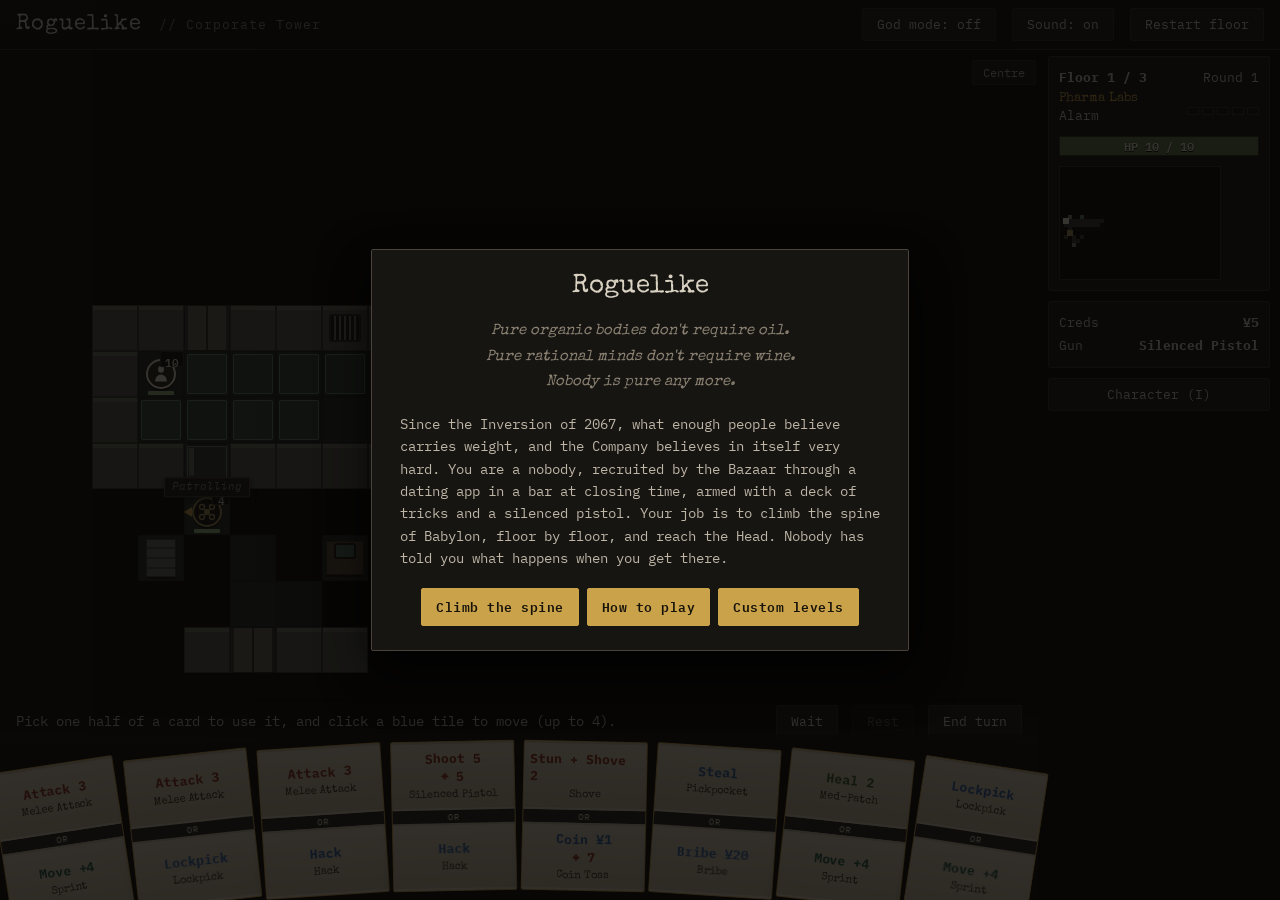
<file: index.html>
<!doctype html>
<html lang="en">
<head>
<meta charset="utf-8">
<meta name="viewport" content="width=device-width, initial-scale=1">
<title>Roguelike</title>
<link rel="preconnect" href="https://fonts.googleapis.com">
<link rel="stylesheet" href="https://fonts.googleapis.com/css2?family=IBM+Plex+Mono:wght@400;500;600;700&family=Special+Elite&display=swap">
<link rel="stylesheet" href="css/style.css">

</head>
<body>
<div id="app">
  <header>
    <h1>Roguelike <span>// Corporate Tower</span></h1>
    <div class="spacer"></div>
    <button data-act="god" title="Testing: walk any distance, rest any time without burning cards, infinite creds">God mode: off</button>
    <button data-act="ascend" title="God mode: skip to the lift">Ascend floor</button>
    <button data-act="sound">Sound: on</button>
    <button data-act="restart">Restart floor</button>
  </header>
  <div id="layout">
    <main id="main">
      <div id="viewport"><div id="board"></div><button id="center" data-act="center" title="Centre the view on you (C)">Centre</button><div id="feed"></div></div>
      <div id="bar"></div>
      <div id="hand"></div>
    </main>
    <aside id="side"></aside>
  </div>
</div>
<div id="toast"></div>
<div id="tip" hidden></div>
<div id="modal" hidden></div>

<script src="js/data.js"></script>
<script src="js/content.js"></script>
<script src="js/content-lore.js"></script>
<script src="js/gen.js"></script>
<script src="js/levels.js"></script>
<script src="js/sound.js"></script>
<script src="js/game.js"></script>
</body>
</html>
</file>
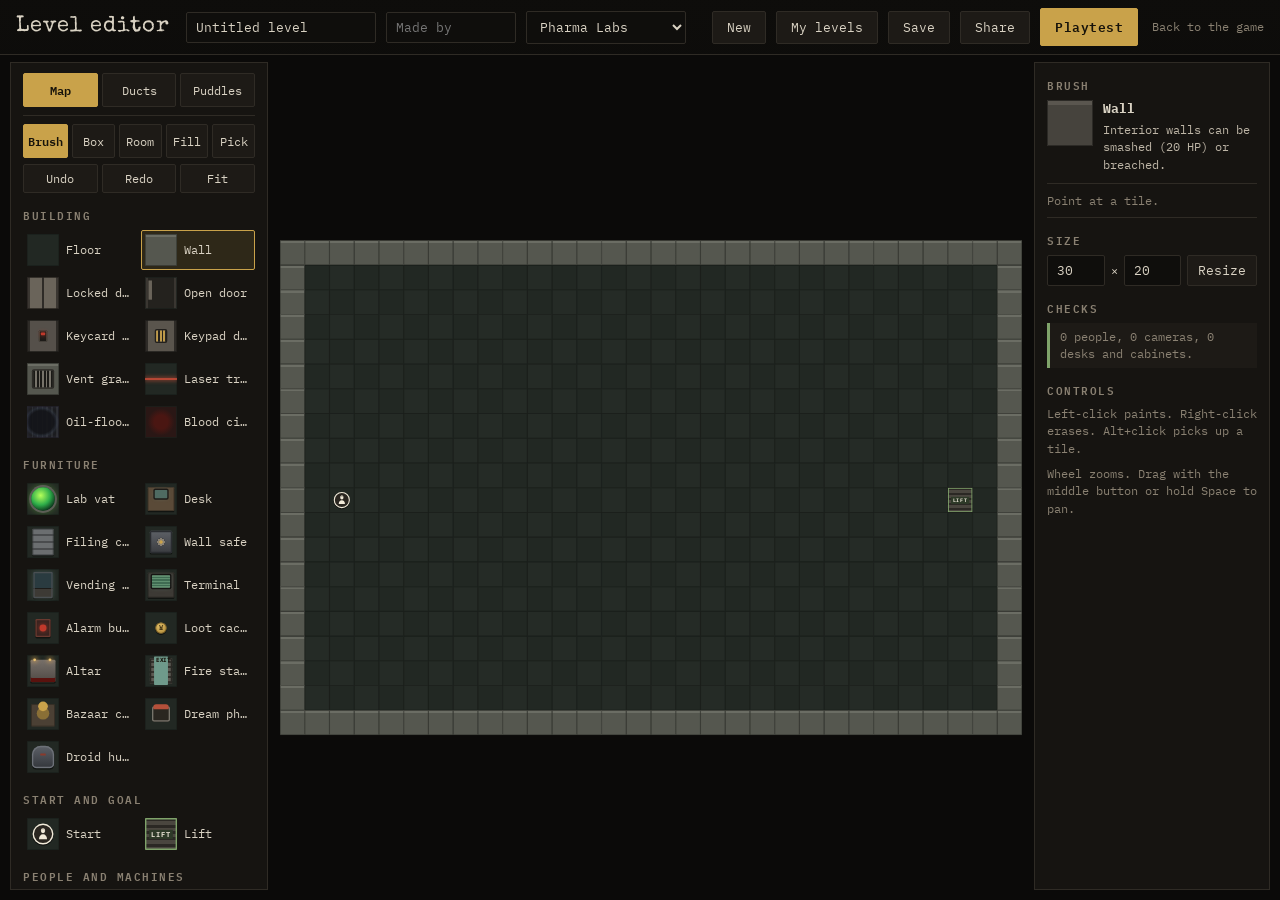
<file: editor.html>
<!doctype html>
<html lang="en">
<head>
<meta charset="utf-8">
<meta name="viewport" content="width=device-width, initial-scale=1">
<title>Level Editor</title>
<link rel="preconnect" href="https://fonts.googleapis.com">
<link rel="stylesheet" href="https://fonts.googleapis.com/css2?family=IBM+Plex+Mono:wght@400;500;600;700&family=Special+Elite&display=swap">
<link rel="stylesheet" href="css/style.css">
<link rel="stylesheet" href="css/editor.css">
</head>
<body class="editor">
<header>
  <h1>Level editor</h1>
  <input id="lv-name" placeholder="Level name" maxlength="40" autocomplete="off">
  <input id="lv-author" placeholder="Made by" maxlength="30" autocomplete="off">
  <select id="lv-floor" title="Which tower floor the level stands in for: its look, loot, door strength and story page"></select>
  <div class="spacer"></div>
  <button data-ed="new">New</button>
  <button data-ed="library">My levels</button>
  <button data-ed="save" title="Save to My levels in this browser (Ctrl+S)">Save</button>
  <button data-ed="share" title="A link or file to send to someone">Share</button>
  <button data-ed="play" class="primary" title="Play it in a new tab">Playtest</button>
  <a class="to-game" href="index.html">Back to the game</a>
</header>

<aside id="ed-tools" class="ed-panel">
  <div class="ed-tabs" id="ed-layers">
    <button data-layer="tiles" title="Walls, doors, furniture, people (1)">Map</button>
    <button data-layer="ducts" title="The air ducts above the floor (2)">Ducts</button>
    <button data-layer="liquids" title="Puddles of oil, chemicals and blood (3)">Puddles</button>
  </div>
  <div class="ed-toolrow" id="ed-toolrow">
    <button data-tool="brush" title="Brush: paint tile by tile (B)">Brush</button>
    <button data-tool="rect" title="Rectangle: drag to fill a box (R)">Box</button>
    <button data-tool="room" title="Room: drag to build walls round a floor (M)">Room</button>
    <button data-tool="fill" title="Fill: flood an area of the same tile (F)">Fill</button>
    <button data-tool="pick" title="Pick: take the tile you click as your brush (I, or Alt+click)">Pick</button>
  </div>
  <div class="ed-toolrow">
    <button data-ed="undo" title="Undo (Ctrl+Z)">Undo</button>
    <button data-ed="redo" title="Redo (Ctrl+Y)">Redo</button>
    <button data-ed="fit" title="Fit the whole level in view (0)">Fit</button>
  </div>
  <div id="palette"></div>
</aside>

<div id="ed-view"><div id="board"></div></div>

<aside id="ed-info" class="ed-panel">
  <section id="ed-brush"></section>
  <section id="ed-hover" class="muted">Point at a tile.</section>
  <section>
    <h3>Size</h3>
    <div class="ed-size"><input id="lv-w" type="number" min="12" max="80"> × <input id="lv-h" type="number" min="10" max="60"> <button data-ed="resize">Resize</button></div>
  </section>
  <section>
    <h3>Checks</h3>
    <div id="ed-checks"></div>
  </section>
  <section class="ed-help">
    <h3>Controls</h3>
    <p>Left-click paints. Right-click erases. Alt+click picks up a tile.</p>
    <p>Wheel zooms. Drag with the middle button or hold Space to pan.</p>
  </section>
</aside>

<div id="toast"></div>
<div id="modal" hidden></div>

<script src="js/data.js"></script>
<script src="js/gen.js"></script>
<script src="js/levels.js"></script>
<script src="js/editor.js"></script>
</body>
</html>
</file>
<file: css/style.css>
/* Look: a real corporate building seen from above, at night. Concrete, tile, steel; muted bone, rust,
   ochre and verdigris. Colour marks what matters (danger, your options); nothing glows for decoration.
   UI type reads like a typed company dossier. */
:root {
  --T: 46px;
  --bg: #0e0d0b;        /* night, outside the building */
  --panel: #171512;     /* dossier panels */
  --line: #2f2b25;      /* rules, borders */
  --ink: #d9d2c3;       /* bone: main text, you */
  --muted: #8a8172;     /* secondary text */
  --gold: #c9a24a;      /* ochre: picked / ready / loot */
  --blue: #6f9a8b;      /* verdigris: your movement */
  --red: #b5503a;       /* rust: attacks, danger */
  --plum: #7a5a7e;      /* what enemies will see next */
  --mono: "IBM Plex Mono", Consolas, ui-monospace, monospace;
  --type: "Special Elite", "Courier New", Courier, monospace;
  color-scheme: dark;
}
* { box-sizing: border-box; }
body { margin: 0; background: var(--bg); color: var(--ink); font: 14px/1.45 var(--mono); }
#app { max-width: 1400px; margin: 0 auto; padding: 12px 16px; }
header { display: flex; align-items: baseline; gap: 16px; margin-bottom: 12px; }
h1 { font: 400 22px var(--type); margin: 0; letter-spacing: 1px; color: var(--ink); }
h1 span { color: var(--muted); font: 400 13px var(--mono); margin-left: 10px; letter-spacing: 1px; }
.spacer { flex: 1; }

button { font: 13px var(--mono); border-radius: 2px; border: 1px solid var(--line); background: #1d1a16; color: var(--ink); padding: 7px 14px; cursor: pointer; }
button:hover:not(:disabled) { background: #26221c; border-color: var(--muted); }
button:focus-visible { outline: 2px solid var(--gold); outline-offset: 2px; }
button.primary { background: var(--gold); color: #17130a; border-color: var(--gold); font-weight: 600; letter-spacing: .5px; }
button.primary:hover:not(:disabled) { background: #d8b45e; }
button:disabled { opacity: .35; cursor: default; }

/* Board, action bar and cards fill the left; map, stats and log sit in a narrow column on the right. */
#layout { display: grid; grid-template-columns: minmax(0, 1fr) 220px; gap: 14px; align-items: start; }
#viewport { position: relative; width: 100%; height: max(300px, calc(100vh - 320px)); overflow: hidden; background: #0b0a09; border: 1px solid var(--line); }
#board { position: absolute; left: 0; top: 0; display: grid; user-select: none; transition: transform .18s ease-out; }
.tile { width: var(--T); height: var(--T); position: relative; }
.void { background: #0b0a09; }
/* Default: worn office linoleum and poured concrete walls (the light top edge reads as wall height). */
.floor { background: #23211d; box-shadow: inset 0 0 0 1px #1b1916; }
.floor.alt { background: #25231f; }
.wall { background: linear-gradient(#5a564f 0 5px, #46433d 5px); box-shadow: inset 0 0 0 1px #2c2a26; }

/* Floor themes: the building is ordinary; what gets made on each floor is not. */
.theme-pharma .floor { background: #222823; box-shadow: inset 0 0 0 1px #1a1f1b; }
.theme-pharma .floor.alt { background: #252b26; }
.theme-pharma .wall { background: linear-gradient(#6b6d64 0 5px, #55574f 5px); box-shadow: inset 0 0 0 1px #33352f; }
/* Chemical vats: the one thing allowed to glow, because what's inside is not natural. */
.theme-pharma .prop::before { content: ''; position: absolute; inset: 6px; border-radius: 50%; background: radial-gradient(circle at 40% 35%, #b6ff5a, #2fae4a 45%, #0d3a1e 75%); box-shadow: 0 0 0 3px #5d5e57, 0 0 14px rgba(140,255,90,.5); }
.theme-weapons .floor { background: radial-gradient(circle at 70% 30%, #1f1d1a 0 10%, transparent 11%), #2a2724; box-shadow: inset 0 0 0 1px #211f1c; }
.theme-weapons .floor.alt { background: #2c2926; }
.theme-weapons .wall { background: linear-gradient(#5b4a3d 0 5px, #46392f 5px); box-shadow: inset 0 0 0 1px #2a221c; }
/* Munitions crates: olive wood, stencilled stripe. */
.theme-weapons .prop::before { content: ''; position: absolute; inset: 5px; border-radius: 1px; background: linear-gradient(#4d4d2f 0 40%, #c9a24a 40% 52%, #4d4d2f 52%); box-shadow: inset 0 0 0 2px #2f2f1c, 0 2px 0 rgba(0,0,0,.5); }
.theme-droids .floor { background: repeating-linear-gradient(90deg, #24262a 0 3px, #1c1e21 3px 6px); }
.theme-droids .floor.alt { background: repeating-linear-gradient(0deg, #24262a 0 3px, #1c1e21 3px 6px); }
.theme-droids .wall { background: linear-gradient(#5c6066 0 5px, transparent 5px), repeating-linear-gradient(90deg, #45484d 0 4px, #3c3f44 4px 8px); box-shadow: inset 0 0 0 1px #2a2c30; }
/* Dormant droid husks: dull steel, one dim eye. */
.theme-droids .prop::before { content: ''; position: absolute; inset: 7px; border-radius: 40% 40% 20% 20%; background: linear-gradient(#5d6168, #33363b); box-shadow: inset 0 0 0 2px #6d7178, 0 2px 0 rgba(0,0,0,.5); }
.theme-droids .prop::after { content: ''; position: absolute; left: 50%; top: 40%; width: 8px; height: 3px; margin-left: -4px; border-radius: 1px; background: #8a3a2c; }

.tile.vat { display: grid; place-items: center; }
.tile.vat span { position: relative; z-index: 1; font: 600 11px var(--mono); color: #17130a; background: var(--ink); padding: 0 4px; border-radius: 1px; }
/* Steel door in its frame. */
#board .tile.door { background: linear-gradient(90deg, #3a3631 0 4px, #6a645a 4px 48%, #2e2b27 48% 52%, #6a645a 52% calc(100% - 4px), #3a3631 calc(100% - 4px)); box-shadow: inset 0 0 0 1px #24211d; display: grid; place-items: center; }
.tile.door span { font: 600 11px var(--mono); color: #17130a; background: var(--ink); padding: 0 4px; border-radius: 1px; position: relative; z-index: 1; }
.tile.drop { display: grid; place-items: center; }
.tile.drop-stim span, .tile.drop-speed span, .tile.drop-strength span { width: 18px; height: 8px; border-radius: 4px; background: linear-gradient(90deg, var(--pc) 50%, #cfc8b8 50%); box-shadow: 0 1px 0 rgba(0,0,0,.6); transform: rotate(-30deg); }
.tile.drop-stim { --pc: #7fa36a; }
.tile.drop-speed { --pc: #6f9a8b; }
.tile.drop-strength { --pc: #b5503a; }
.tile.drop-gunmod span { width: 18px; height: 10px; border-radius: 1px; background: #8a7a4a; box-shadow: inset 0 0 0 2px #3b3220, 0 1px 0 rgba(0,0,0,.6); }
/* Loot lying in a room shows what it is: a card, a coin (creds), or a vial coloured by potion. */
.tile.loot { display: grid; place-items: center; }
.tile.loot-card span { width: 13px; height: 17px; border-radius: 1px; background: linear-gradient(#ddd4bf 0 70%, #2a251e 70%); box-shadow: 0 0 0 1px #c9a24a, 0 2px 0 rgba(0,0,0,.6); transform: rotate(-8deg); }
.tile.loot-creds span { width: 16px; height: 16px; border-radius: 50%; background: radial-gradient(circle at 40% 35%, #e3c06a, #a37d2c); box-shadow: inset 0 0 0 1px #6b5220, 0 2px 0 rgba(0,0,0,.6); font: 700 10px/16px var(--mono); color: #3b2d10; text-align: center; }
.tile.loot-stim span, .tile.loot-speed span, .tile.loot-strength span { width: 18px; height: 8px; border-radius: 4px; background: linear-gradient(90deg, var(--pc) 50%, #cfc8b8 50%); box-shadow: 0 1px 0 rgba(0,0,0,.6); transform: rotate(-30deg); }
.tile.loot-stim { --pc: #7fa36a; }
.tile.loot-speed { --pc: #6f9a8b; }
.tile.loot-strength { --pc: #b5503a; }
.floorname { font: 400 13px var(--type); color: var(--gold); margin-top: 2px; }
#minimap { display: block; margin-top: 10px; image-rendering: pixelated; border: 1px solid var(--line); max-width: 100%; }
.tile::after { content: ''; position: absolute; inset: 3px; border-radius: 2px; pointer-events: none; }
/* Stairwell out of the floor. */
#board .tile.exit { background: repeating-linear-gradient(0deg, #4a463f 0 5px, #2b2824 5px 9px); box-shadow: inset 0 0 0 2px #7fa36a; display: grid; place-items: center; }
.tile.exit span { font: 700 10px var(--mono); letter-spacing: 1px; color: #e6e0d2; background: #2e3a28; padding: 0 3px; pointer-events: none; }
#board .tile.exit.locked { box-shadow: inset 0 0 0 2px var(--red); }
.tile.exit.locked span { background: #4a2219; font-size: 9px; letter-spacing: .5px; }
.tile.seen::before { content: ''; position: absolute; inset: 0; background: rgba(201,162,74,.16); box-shadow: inset 0 0 0 1px rgba(201,162,74,.22); pointer-events: none; }
.tile.next::before { content: ''; position: absolute; inset: 0; background: rgba(122,90,126,.3); box-shadow: inset 0 0 0 1px rgba(122,90,126,.55); pointer-events: none; }
.tile.reach { cursor: pointer; }
.tile.reach::after { background: rgba(111,154,139,.22); box-shadow: inset 0 0 0 1px rgba(111,154,139,.75); }
.tile.range::after { background: rgba(181,80,58,.12); }
.tile.target { cursor: crosshair; }
.tile.target::after { background: rgba(181,80,58,.32); box-shadow: inset 0 0 0 2px var(--red); }
.tile.preview { cursor: crosshair; }
.tile.preview::after { background: rgba(181,80,58,.45); box-shadow: inset 0 0 0 2px #d98a72; }

#fx { position: absolute; inset: 0; pointer-events: none; }
.unit { position: absolute; width: var(--T); height: var(--T); transition: left .14s linear, top .14s linear, transform .1s ease-out, opacity .35s; z-index: 2; }
/* People seen from above: a dark body with a coloured rim and their letter. */
.token { position: absolute; inset: 8px; border-radius: 50%; display: grid; place-items: center; font: 700 15px var(--mono); color: var(--c); background: #15130f; border: 2px solid var(--c); box-shadow: 0 2px 0 rgba(0,0,0,.6); }
.token b { font-weight: 700; }
.unit.player .token { background: #2a2620; color: #f1ead9; border-color: #f1ead9; }
.eye { position: absolute; left: 50%; top: 50%; width: 0; height: 0; border-left: 5px solid transparent; border-right: 5px solid transparent; border-bottom: 8px solid var(--gold); transform: translate(-50%, -50%) rotate(var(--rot)) translateY(-19px); transition: transform .15s; z-index: 1; }
.unit.aware .eye { border-bottom-color: var(--red); }
.unit.haskey::after { content: 'KEY'; position: absolute; left: -3px; bottom: 7px; padding: 0 3px; border-radius: 1px; background: var(--gold); color: #17130a; font: 700 9px/14px var(--mono); letter-spacing: .5px; z-index: 2; }
.ok { color: #9dbb84; }
.mini-btn { padding: 1px 6px; margin-left: 6px; font: 500 11px var(--mono); }
.buff { font: 500 11px var(--mono); color: #9dbb84; margin: -1px 0 3px; }
.unit.acting .token { box-shadow: 0 0 0 3px var(--ink); }
.unit.hit .token { animation: shake .3s; }
.unit.dead { opacity: 0; }
.hp { position: absolute; left: 10px; right: 10px; bottom: 2px; height: 4px; background: rgba(0,0,0,.7); border-radius: 1px; overflow: hidden; }
.hp i { display: block; height: 100%; background: #9dbb84; transition: width .2s; }
.hpnum { position: absolute; right: 0; top: 0; min-width: 18px; height: 16px; padding: 0 4px; border-radius: 1px; background: #0e0d0b; border: 1px solid var(--line); font: 600 11px var(--mono); display: grid; place-items: center; z-index: 1; }
@keyframes shake { 0%,100% { translate: 0; } 25% { translate: -4px; filter: brightness(1.8); } 75% { translate: 4px; } }

.intent { position: absolute; transform: translate(-50%, calc(-100% + 8px)); background: #1d1a16; color: var(--ink); border: 1px solid #4a4339; border-radius: 1px; padding: 2px 7px; font: 11px/1.25 var(--mono); white-space: nowrap; text-align: center; box-shadow: 0 2px 6px rgba(0,0,0,.6); z-index: 10; transition: left .14s linear, top .14s linear; }
.intent:empty { display: none; }
.intent span { display: block; }
.intent .m { color: #9fc0b3; }
.intent .idle { color: var(--muted); font-style: italic; }
.intent .a { color: #e07a60; font-weight: 600; }
.intent small { color: var(--gold); }
.intent.acting { border-color: var(--gold); }
.intent .stun { color: var(--gold); font-weight: 600; }

.float { position: absolute; transform: translate(-50%, -50%); font: 700 19px var(--mono); pointer-events: none; animation: rise .9s ease-out forwards; z-index: 20; text-shadow: 0 2px 0 #000, 0 0 4px #000; }
.float.dmg { color: #e07a60; }
.float.alert { color: var(--gold); font-size: 28px; }
.float.heal { color: #9dbb84; }
.float.stun { color: var(--gold); font-size: 15px; }
@keyframes rise { from { opacity: 1; margin-top: 0; } to { opacity: 0; margin-top: -36px; } }
.shot { position: absolute; width: 12px; height: 3px; border-radius: 1px; background: #e6dcc0; transform: translate(-50%, -50%); transition: left .2s linear, top .2s linear; z-index: 15; }

#side { display: flex; flex-direction: column; gap: 10px; position: sticky; top: 12px; font-size: 13px; }
#side .panel { padding: 10px; }
.panel { background: var(--panel); border: 1px solid var(--line); border-radius: 2px; padding: 12px; }
.row { display: flex; justify-content: space-between; padding: 2px 0; }
.hpbig { position: relative; height: 20px; margin-top: 8px; background: #0e0d0b; border: 1px solid var(--line); overflow: hidden; }
.hpbig i { position: absolute; inset: 0 auto 0 0; background: #5f7a4f; transition: width .25s; }
.hpbig span { position: relative; display: block; text-align: center; font: 600 12px/18px var(--mono); color: #f1ead9; text-shadow: 0 1px 0 #000; }
.mini { color: var(--muted); font-size: 12px; margin: 0 0 4px; }
.lost { color: #e07a60; }
.note { color: var(--muted); font-size: 12px; margin-top: 6px; border-top: 1px solid var(--line); padding-top: 6px; }
.key { display: inline-block; width: 11px; height: 11px; margin: 0 5px -1px 0; border-radius: 1px; }
.key.seen { background: rgba(201,162,74,.5); }
.key.next { background: rgba(122,90,126,.65); margin-left: 8px; }
.log { font: 12px/1.4 var(--mono); color: var(--muted); max-height: 190px; overflow: hidden; }
.log div::before { content: '— '; color: #5a5348; }
.log div { padding: 1px 0; }
.log div:last-child { color: var(--ink); }

#bar { display: flex; align-items: center; gap: 14px; margin: 14px 0 10px; min-height: 44px; flex-wrap: wrap; }
.hint { flex: 1; color: #bdb5a6; min-width: 260px; }
.hint b { color: var(--ink); font-weight: 600; }
.chips { display: flex; gap: 8px; flex-wrap: wrap; }
.chip { padding: 5px 11px; border-radius: 1px; border: 1px solid var(--line); background: #1a1814; font: 13px var(--mono); }
.chip.atk { border-color: #6e3a2c; color: #e07a60; }
.chip.mv { border-color: #3e5a50; color: #9fc0b3; }
.chip.used { opacity: .4; }
.chip.empty { color: var(--muted); border-style: dashed; }

/* All cards on one row: they shrink to fit instead of wrapping. Cards look like worn index cards. */
#hand { display: flex; gap: 8px; flex-wrap: nowrap; min-height: 132px; }
#hand .card { flex: 1 1 0; min-width: 0; max-width: 136px; height: 130px; }
#hand .card .name { font-size: 12px; white-space: nowrap; overflow: hidden; text-overflow: ellipsis; }
#hand .card .big { font-size: 14px; }
#hand .card .sub { font-size: 10px; }
#hand.locked .card { pointer-events: none; }
/* Cards are worn paper index cards: light faces with dark ink, so they stand out from the dark board. */
.card { width: 136px; height: 150px; border-radius: 2px; background: #cfc5ae; color: #1e1a14; display: flex; flex-direction: column; overflow: hidden; border: 1px solid #8a7f68; box-shadow: 0 4px 10px rgba(0,0,0,.5); cursor: pointer; transition: transform .12s, border-color .12s, filter .2s, opacity .2s; }
.card:hover { transform: translateY(-3px); border-color: #efe6cf; }
.half { flex: 1; padding: 6px; display: flex; flex-direction: column; align-items: center; justify-content: center; border: 2px solid transparent; background: linear-gradient(#ddd4bf, #c6bba3); }
.card.sel { border-color: var(--gold); }
.card.sel .half { border-color: #a37d2c; background: linear-gradient(#ecd9a4, #d6bd7c); }
.card.used { filter: brightness(.45) grayscale(.7); cursor: default; }
.card.used:hover { transform: none; border-color: #8a7f68; }
#hand.burning .card { filter: none; cursor: pointer; }
#hand.burning .card.sel, #hand.burning .card.sel .half { border-color: var(--red); }
#hand.burning .card.sel .half { background: linear-gradient(#e2b7a6, #c98f78); }
/* Turn state at a glance: ready cards pulse while you still need to pick; the row fades once it's used. */
#hand.choose .card:not(.used) { border-color: var(--gold); animation: pick-pulse 1.6s ease-in-out infinite; }
#hand.done .card { opacity: .35; filter: saturate(.4); cursor: default; }
#hand.done .card:hover { transform: none; }
@keyframes pick-pulse { 50% { border-color: #f0d38a; filter: brightness(1.18); } }
button.ready { animation: end-pulse 1.3s ease-in-out infinite; }
@keyframes end-pulse { 50% { background: #e3c06a; box-shadow: 0 0 0 3px rgba(201,162,74,.35); } }
@media (prefers-reduced-motion: reduce) { #hand.choose .card, button.ready { animation: none; } }
.name { text-align: center; font: 400 13px var(--type); background: #2a251e; color: #efe6cf; padding: 3px; border-top: 1px solid #8a7f68; }
.big { font: 700 15px var(--mono); color: #8e2f1c; }
.big.heal { color: #3f5f2c; }
.big.dash { color: #2c5a4b; }
.sub { font-size: 11px; color: #5a5040; text-align: center; }
.sub.heal { color: #3f5f2c; font-weight: 600; font-size: 12px; }
.rangeicon { font: 700 20px var(--mono); margin-top: 2px; color: #8e2f1c; }
.diag { display: grid; grid-template-columns: repeat(5, 9px); gap: 2px; margin-top: 5px; }
.diag i { width: 9px; height: 9px; background: rgba(30,26,20,.1); border-radius: 1px; }
.diag i.me { background: #1e1a14; }
.diag i.hit { background: #8e2f1c; }
.diag i.opt { background: rgba(142,47,28,.4); }

#toast { position: fixed; top: 18px; left: 50%; transform: translateX(-50%); background: var(--panel); border: 1px solid #4a4339; box-shadow: 0 6px 20px rgba(0,0,0,.6); padding: 10px 16px; border-radius: 2px; opacity: 0; transition: opacity .2s; pointer-events: none; z-index: 50; }
#toast.show { opacity: 1; }
#modal { position: fixed; inset: 0; background: rgba(8,7,6,.8); display: grid; place-items: center; z-index: 60; }
#modal[hidden] { display: none; }
#modal .box { background: var(--panel); border: 1px solid #4a4339; padding: 24px 28px; border-radius: 2px; text-align: center; min-width: 300px; box-shadow: 0 20px 50px rgba(0,0,0,.7); }
#modal h2 { margin: 0 0 8px; font: 400 26px var(--type); color: var(--ink); }
#modal p { color: #bdb5a6; margin: 0 0 18px; }
#modal .box.wide { max-width: min(820px, calc(100vw - 32px)); }
.keep-grid { display: flex; flex-wrap: wrap; gap: 10px; justify-content: center; margin-bottom: 10px; }
.keep-grid .card.dropped { filter: brightness(.4) grayscale(.8); }
.keep-grid .card.dropped:hover { filter: brightness(.65) grayscale(.5); }
.keep-count { font: 600 14px var(--mono); color: var(--gold) !important; margin: 0 0 12px !important; }
#modal .reward { display: flex; justify-content: center; margin: -6px 0 20px; pointer-events: none; }
#modal .reward .card { border-color: var(--gold); }

/* Darkness: never seen is black; seen before but out of sight is remembered, dim and colourless. */
.tile.fog { filter: brightness(.42) saturate(.5); }
.tile.unseen { background: #050504 !important; box-shadow: none !important; filter: none; }
.tile.unseen > * { visibility: hidden; }
.tile.unseen::before { display: none; }
.tile.unseen:not(.reach)::after { display: none; }

/* Office furniture, searchable from the next tile. Desks: wood-effect top with a monitor; cabinets: steel drawers. */
.tile.desk::before { content: ''; position: absolute; inset: 6px 4px; border-radius: 1px; background: #5a4a38; box-shadow: inset 0 0 0 1px #3a2f23, 0 2px 0 rgba(0,0,0,.5); }
.tile.desk::after { content: ''; position: absolute; left: 14px; top: 10px; width: 18px; height: 12px; border-radius: 1px; background: #4f6b62; box-shadow: 0 0 0 2px #1d1b18, 0 0 6px rgba(111,154,139,.45); right: auto; bottom: auto; }
.tile.desk.searched::after { background: #1f2422; box-shadow: 0 0 0 2px #1d1b18; }
.tile.cabinet::before { content: ''; position: absolute; inset: 4px 8px; border-radius: 1px; background: repeating-linear-gradient(#6b6e70 0 8px, #4a4c4e 8px 10px); box-shadow: inset 0 0 0 1px #3a3c3e, 0 2px 0 rgba(0,0,0,.5); }
.tile.cabinet.searched::before { background: repeating-linear-gradient(#6b6e70 0 8px, #4a4c4e 8px 10px), #6b6e70; transform: translateY(3px); }
.tile.desk, .tile.cabinet { cursor: zoom-in; }

/* What you read when you search. */
.doc { text-align: left; max-width: 46ch; margin: 0 auto 18px; padding: 14px 16px; border-radius: 1px; font: 13px/1.55 var(--mono); }
.doc p { margin: 8px 0 0; color: inherit; }
.doc-head { font-weight: 600; padding-bottom: 8px; border-bottom: 1px solid currentColor; }
.doc.mail { background: #101512; color: #9fc0b3; border: 1px solid #2c3a34; }
.doc.paper { background: #d8cfb9; color: #2a251e; font-family: var(--type); }

/* Bodies: a dark stain and a slumped shape in the enemy's colour; greyed out once searched. A searched body keeps no KEY tag. */
.corpse { position: absolute; width: var(--T); height: var(--T); z-index: 1; pointer-events: none; }
.corpse::before { content: ''; position: absolute; inset: 9px 6px 7px 8px; border-radius: 45% 55% 40% 60%; background: radial-gradient(ellipse at 50% 55%, rgba(90,18,14,.85), rgba(60,12,10,0) 70%); }
.corpse::after { content: ''; position: absolute; left: 12px; top: 17px; width: 22px; height: 10px; border-radius: 5px; background: #2a2620; border: 2px solid var(--c); transform: rotate(-24deg); opacity: .9; }
.corpse.searched::after { border-color: #5a5348; opacity: .6; }
.corpse.haskey:not(.searched)::before { box-shadow: 0 0 0 2px var(--gold); }

/* Keycard door: heavy steel with a card reader; red light until you hold a keycard, then green. */
#board .tile.keydoor { background: linear-gradient(90deg, #2e2b27 0 4px, #55504a 4px calc(100% - 4px), #2e2b27 calc(100% - 4px)); box-shadow: inset 0 0 0 1px #1d1b18; cursor: pointer; }
.tile.keydoor::before { content: ''; position: absolute; left: 50%; top: 50%; width: 12px; height: 16px; margin: -8px 0 0 -6px; border-radius: 1px; background: #1d1b18; box-shadow: inset 0 0 0 1px #6b6253; }
.tile.keydoor::after { content: ''; position: absolute; left: 50%; top: 50%; width: 6px; height: 4px; margin: -5px 0 0 -3px; right: auto; bottom: auto; border-radius: 1px; background: #c0392b; box-shadow: 0 0 6px #c0392b; }
.tile.keydoor.unlockable::after { background: #7fbf5a; box-shadow: 0 0 6px #7fbf5a; }

/* Floor plan: rooms you haven't been in yet show as a dim blueprint, without what's inside. */
.tile.planned { filter: brightness(.3) grayscale(1); }
.tile.planned > * { visibility: hidden; }
.tile.planned::before, .tile.planned:not(.reach)::after { display: none; }
/* Wall safe: heavy steel box with a dial; a crack of light once it's open. */
.tile.safe::before { content: ''; position: absolute; inset: 7px; border-radius: 2px; background: linear-gradient(#5d6066, #3a3c40); box-shadow: inset 0 0 0 2px #2a2c30, 0 2px 0 rgba(0,0,0,.5); }
.tile.safe::after { content: ''; position: absolute; left: 50%; top: 50%; width: 12px; height: 12px; margin: -6px 0 0 -6px; right: auto; bottom: auto; border-radius: 50%; background: radial-gradient(circle, #c9a24a 0 25%, #8a8172 30% 60%, #3a3c40 65%); }
.tile.safe.searched::before { background: linear-gradient(90deg, #3a3c40 0 70%, #c9a24a 70% 74%, #1d1b18 74%); }
.tile.safe { cursor: pointer; }
/* Keypad door: steel door with an amber keypad. */
#board .tile.codedoor { background: linear-gradient(90deg, #2e2b27 0 4px, #5a554d 4px calc(100% - 4px), #2e2b27 calc(100% - 4px)); box-shadow: inset 0 0 0 1px #1d1b18; cursor: pointer; }
.tile.codedoor::before { content: ''; position: absolute; left: 50%; top: 50%; width: 14px; height: 16px; margin: -8px 0 0 -7px; border-radius: 1px; background: repeating-linear-gradient(90deg, #c9a24a 0 3px, #1d1b18 3px 5px); box-shadow: 0 0 0 2px #1d1b18; opacity: .9; }
.keypad { display: block; margin: 0 auto 14px; width: 9ch; padding: 8px 10px; font: 600 22px var(--mono); letter-spacing: 6px; text-align: center; background: #0e0d0b; color: var(--gold); border: 1px solid #4a4339; border-radius: 2px; }
.keypad.wrong { animation: shake .3s; border-color: var(--red); }
.known-codes { display: flex; flex-wrap: wrap; gap: 6px; justify-content: center; margin-bottom: 16px; }
.keypad-hint { font-size: 12px; }

/* Vending machine: a tall lit box against the wall. */
.tile.vending::before { content: ''; position: absolute; inset: 4px 9px; border-radius: 2px; background: linear-gradient(#2a3b40 0 60%, #1d1b18 60% 66%, #3d3a35 66%); box-shadow: inset 0 0 0 2px #4a4f52, 0 0 8px rgba(111,154,139,.35), 0 2px 0 rgba(0,0,0,.5); }
.tile.vending { cursor: pointer; }
.shop { display: flex; flex-direction: column; gap: 8px; align-items: stretch; max-width: 280px; margin: 0 auto 16px; }

/* ---------- Stealth: noise, cameras, alarm ---------- */
.noise { position: absolute; transform: translate(-50%, -50%) scale(0.2); border: 2px solid rgba(214, 196, 150, 0.55); border-radius: 50%;
  pointer-events: none; z-index: 6; animation: noise 0.7s ease-out forwards; }
@keyframes noise { to { transform: translate(-50%, -50%) scale(1); opacity: 0; } }
.unit.camera .token { border-radius: 4px; transform: scale(0.72); background: #1a1916; }
.unit.camera .token b { font-size: 15px; }
.intent .sus { color: var(--gold); font-style: italic; }
span.alarm { display: inline-flex; gap: 3px; }
span.alarm i { width: 12px; height: 8px; background: #0e0d0b; border: 1px solid var(--line); }
span.alarm i.on { background: var(--red, #b5563a); border-color: var(--red, #b5563a); }

/* ---------- Floor 4: Meatology. Candlelit, wet. Floor 5: the Head. Cold server halls, old stone underneath. ---------- */
.theme-flesh .floor { background: radial-gradient(circle at 30% 60%, #2a1614 0 12%, transparent 13%), #211715; box-shadow: inset 0 0 0 1px #1a1110; }
.theme-flesh .floor.alt { background: #241917; }
.theme-flesh .wall { background: linear-gradient(#5e4a44 0 5px, #4a3733 5px); box-shadow: inset 0 0 0 1px #2e211e; }
/* Blood fonts: stone basins, dark red, a candle at the rim. */
.theme-flesh .prop::before { content: ''; position: absolute; inset: 7px; border-radius: 50%; background: radial-gradient(circle at 50% 50%, #5a0f0c 0 45%, #6e625a 46%); box-shadow: 0 2px 0 rgba(0,0,0,.6); }
.theme-flesh .prop::after { content: ''; position: absolute; right: 6px; top: 5px; width: 4px; height: 4px; border-radius: 50%; background: #e8c070; box-shadow: 0 0 6px 2px rgba(232,170,80,.55); }
.theme-head .floor { background: repeating-linear-gradient(45deg, #1b1d1f 0 2px, #191a1c 2px 8px); box-shadow: inset 0 0 0 1px #141516; }
.theme-head .floor.alt { background: #1c1e20; }
.theme-head .wall { background: linear-gradient(#6a665e 0 5px, #4f4b45 5px); box-shadow: inset 0 0 0 1px #2c2a27; }
/* Memory racks: black cabinets, a column of pale status lights. */
.theme-head .prop::before { content: ''; position: absolute; inset: 4px 9px; border-radius: 1px; background: repeating-linear-gradient(#141414 0 5px, #202020 5px 7px); box-shadow: inset 0 0 0 1px #3a3a3a, 0 2px 0 rgba(0,0,0,.6); }
.theme-head .prop::after { content: ''; position: absolute; left: 13px; top: 8px; width: 2px; height: 28px; background: repeating-linear-gradient(#b8b09a 0 2px, transparent 2px 6px); opacity: .7; }

/* The document that matters on each floor: a faint ochre rim on its desk or cabinet. */
.tile.story { box-shadow: inset 0 0 0 2px rgba(201,162,74,.55); }
.doc.story { border: 1px solid var(--gold); box-shadow: 0 0 0 3px rgba(201,162,74,.15); }

/* The lift, the title, the ending. */
.lift { text-align: left; max-width: 640px; margin: 0 auto; }
.lift-story { font: 15px/1.6 var(--type); color: #cfc6b4 !important; }
.doc.ai { max-width: none; }
.ai-resp { color: #c9a24a !important; }
.ai-stats { font-size: 12px; color: var(--muted) !important; }
.offers { display: flex; gap: 12px; justify-content: center; flex-wrap: wrap; margin-bottom: 6px; }
.offers .card { border-color: var(--gold); }
.offers .card:hover { transform: translateY(-4px); box-shadow: 0 0 0 2px var(--gold), 0 8px 18px rgba(0,0,0,.6); }
.offers .supply .big { font-size: 15px; padding: 0 8px; text-align: center; }
.epitaph { font: italic 15px var(--type); color: #a89f8e !important; }
.ending { font: 16px/1.7 var(--type); color: #d9d2c3 !important; max-width: 56ch; margin: 0 auto 20px !important; text-align: left; }
.title { max-width: 60ch; margin: 0 auto; text-align: left; }
.epigraph { font: italic 15px/1.7 var(--type); color: var(--muted) !important; text-align: center; }
.premise { line-height: 1.6; }
.echoes { border-top: 1px solid var(--line); padding-top: 10px; margin-bottom: 16px; font-size: 13px; color: #bdb5a6; }
.echoes b { display: block; color: var(--gold); margin-bottom: 4px; }

/* Gear and implant offers: dossier cards rather than playing cards. */
.card.item { background: #2a2620; color: var(--ink); border-color: var(--gold); }
.card.item .half { padding: 8px 10px; text-align: left; background: none; border: 0; align-items: stretch; justify-content: flex-start; }
.card.item .kind { font: 600 10px var(--mono); letter-spacing: 1px; text-transform: uppercase; color: var(--gold); margin-bottom: 4px; }
.card.item p { font-size: 11px; line-height: 1.35; margin: 0; color: #cfc6b4; }
.card.item .sub { font-size: 10px; color: var(--muted); margin-top: 4px; }
.card.item .name { background: #1d1a16; color: var(--ink); }
.card.implant { border-color: #8a4a3e; }
.card.implant .kind { color: #c77a62; }
.offers .card { height: 170px; }
.panel.loadout .row span { color: var(--muted); }
.lost { color: var(--red); }

/* Terminals: a desk with a bigger, greener screen. Vent grates: slats set into the wall. */
.tile.terminal::before { content: ''; position: absolute; inset: 5px 4px; border-radius: 1px; background: #3d3a35; box-shadow: inset 0 0 0 1px #24221e, 0 2px 0 rgba(0,0,0,.5); }
.tile.terminal::after { content: ''; position: absolute; left: 10px; top: 9px; width: 26px; height: 18px; border-radius: 1px; background: repeating-linear-gradient(#5f8f6f 0 2px, #3f6b52 2px 4px); box-shadow: 0 0 0 2px #151412, 0 0 8px rgba(111,154,139,.4); }
.tile.terminal { cursor: pointer; }
.tile.grate::after { content: ''; position: absolute; inset: 11px 9px; border-radius: 1px; background: repeating-linear-gradient(90deg, #1a1916 0 3px, #77736a 3px 5px); box-shadow: 0 0 0 2px #2c2a26; }
.tile.grate { cursor: pointer; }
.energy { display: inline-flex; gap: 3px; }
.energy i { width: 12px; height: 8px; background: #0e0d0b; border: 1px solid var(--line); }
.energy i.on { background: var(--blue); border-color: var(--blue); }
.terminal-menu { display: flex; flex-direction: column; gap: 6px; max-width: 460px; margin: 0 auto 16px; text-align: left; }
.terminal-menu .hack { display: grid; grid-template-columns: 1fr auto; gap: 2px 10px; text-align: left; background: #101512; color: #9fc0b3; border-color: #2c3a34; }
.terminal-menu .hack span { color: var(--gold); font-size: 12px; }
.terminal-menu .hack small { grid-column: 1 / -1; color: #7f978d; font-size: 11px; }
.terminal-menu .hack:disabled { opacity: .45; cursor: default; }
.mini-btn.aiming { background: var(--red); color: #fff; border-color: var(--red); }

/* Liquids sit under everything; fire flickers over the floor and whoever stands in it. */
.puddle { position: absolute; width: var(--T); height: var(--T); z-index: 0; pointer-events: none; }
.puddle::before { content: ''; position: absolute; inset: 7px 5px 6px 6px; border-radius: 48% 52% 40% 60% / 55% 45% 55% 45%; opacity: .8; }
.puddle.blood::before { background: radial-gradient(ellipse at 45% 50%, #5e1310 0 55%, rgba(70,14,12,.4) 70%, transparent 72%); }
.puddle.oil::before { background: radial-gradient(ellipse at 45% 50%, #14161a 0 50%, rgba(60,70,90,.35) 62%, transparent 72%); box-shadow: inset 0 0 6px rgba(120,110,160,.25); }
.puddle.chem::before { background: radial-gradient(ellipse at 45% 50%, rgba(140,230,90,.55) 0 45%, rgba(60,140,50,.3) 62%, transparent 72%); }
.fire { position: absolute; width: var(--T); height: var(--T); z-index: 3; pointer-events: none;
  background: radial-gradient(ellipse at 50% 70%, rgba(255,210,120,.85), rgba(230,110,40,.55) 40%, rgba(150,40,20,0) 70%);
  animation: flicker .35s infinite alternate; mix-blend-mode: screen; }
@keyframes flicker { from { opacity: .75; transform: scaleY(.92); } to { opacity: 1; transform: scaleY(1.06); } }
.unit.civilian .token { transform: scale(.82); filter: saturate(.6); }

/* Backrooms: damp yellow carpet under a buzzing light. */
/* Oil storage: a steel grating floor (the oil itself is drawn as puddles on top). */
.tile.floor.oilroom { background: repeating-linear-gradient(90deg, #2b2d2f 0 2px, #1c1d1f 2px 7px), #1c1d1f !important; box-shadow: inset 0 0 0 1px #141516 !important; }
/* A sniper's line of fire. */
.tile.aim::after { content: ''; position: absolute; inset: 0; background: repeating-linear-gradient(-45deg, rgba(181,80,58,.45) 0 4px, transparent 4px 9px); box-shadow: inset 0 0 0 1px rgba(181,80,58,.7); pointer-events: none; }
.howto p { text-align: left; line-height: 1.55; }

.token svg { width: 20px; height: 20px; display: block; }
.unit.player .token svg { color: #f1ead9; }

/* Ritual rooms: a blood circle around a stone altar with candles. */
.tile.floor.circle { background: radial-gradient(circle at 50% 50%, #4a1612 0 30%, #2a1715 60%) !important; }
.tile.altar::before { content: ''; position: absolute; inset: 7px 5px; border-radius: 2px; background: linear-gradient(#77706a, #4f4944); box-shadow: inset 0 -6px 0 #5a120e, 0 2px 0 rgba(0,0,0,.6); }
.tile.altar::after { content: ''; position: absolute; left: 9px; top: 5px; width: 4px; height: 4px; border-radius: 50%; background: #e8c070; box-shadow: 22px 0 0 #e8c070, 0 0 6px 2px rgba(232,170,80,.55), 22px 0 6px 2px rgba(232,170,80,.55); }
.tile.altar { cursor: pointer; }

/* Fire stairs, a Bazaar contact at a desk, the dream phone, laser tripwires. */
.tile.stairs::before { content: ''; position: absolute; inset: 5px 7px; background: repeating-linear-gradient(#5d5a53 0 4px, #33312c 4px 7px); box-shadow: inset 0 0 0 2px #2a2824; }
.tile.stairs::after { content: 'EXIT'; position: absolute; left: 50%; top: 2px; transform: translateX(-50%); font: 700 8px var(--mono); color: #17130a; background: #6f9a8b; padding: 0 3px; border-radius: 1px; }
.tile.contact::before { content: ''; position: absolute; inset: 9px 6px 5px; border-radius: 2px; background: #4b4034; box-shadow: inset 0 0 0 1px #2e271f; }
.tile.contact::after { content: ''; position: absolute; left: 50%; top: 5px; width: 14px; height: 14px; margin-left: -7px; border-radius: 50%; background: #c9a24a; box-shadow: 0 10px 0 2px #8a6f36; }
.tile.contact.searched::after { background: #7d6a4a; }
.tile.phone::before { content: ''; position: absolute; inset: 12px 10px; border-radius: 3px; background: #2a2620; box-shadow: inset 0 0 0 2px #77736a; }
.tile.phone::after { content: ''; position: absolute; left: 50%; top: 9px; width: 22px; height: 7px; margin-left: -11px; border-radius: 4px 4px 1px 1px; background: #b5503a; animation: ring .5s infinite alternate; }
.tile.phone.searched::after { background: #4a4339; animation: none; }
@keyframes ring { from { transform: rotate(-8deg); } to { transform: rotate(8deg); } }
.tile.stairs, .tile.contact, .tile.phone { cursor: pointer; }
.tile.trip::before { content: ''; position: absolute; left: 0; right: 0; top: 50%; height: 2px; margin-top: -1px; background: #d9503a; box-shadow: 0 0 6px 1px rgba(217,80,58,.7); }
.ok { color: var(--blue); }

/* God mode is on: the header button says so in red. */
body.god [data-act="god"] { background: var(--red); color: #fff; border-color: var(--red); }

/* Air ducts: a layer above the floor. Inside, the building below goes dark and the tunnel is what you see. */
#ducts { position: absolute; inset: 0; pointer-events: none; z-index: 1; display: none; }
#board.in-duct #ducts { display: block; }
#board.in-duct .tile:not(.duct-exit) { filter: brightness(.16) saturate(.2) !important; }
#board.in-duct .puddle, #board.in-duct .corpse { opacity: .12; }
.duct { position: absolute; width: var(--T); height: var(--T); box-sizing: border-box; visibility: hidden;
  background: repeating-linear-gradient(90deg, #4a4e53 0 2px, #3a3d41 2px 9px); border: 0 solid #1b1c1e; filter: brightness(.45); }
.duct.seen { visibility: visible; }
.duct.vis { filter: none; }
.duct.end { background: repeating-linear-gradient(0deg, #6a6e73 0 3px, #26282b 3px 7px); }
.duct.reach::after { content: ''; position: absolute; inset: 5px; border: 2px solid var(--blue); border-radius: 2px; opacity: .85; }
#board.in-duct .tile.duct-exit { box-shadow: inset 0 0 0 2px var(--blue) !important; }

/* Your body: implant slots on a silhouette, with the list beside it. */
.panel.body { display: flex; gap: 10px; align-items: flex-start; }
.figure { width: 74px; flex: none; }
.figure .sil > * { fill: #2a2620; stroke: #4a4339; stroke-width: 1; }
.figure .spine { stroke: #4a4339; stroke-width: 2; stroke-dasharray: 2 2; }
.figure .part circle { fill: #0e0d0b; stroke: #6a6258; stroke-width: 1.5; }
.figure .part.full circle { fill: var(--gold); stroke: #f1ead9; }
.figure .part.bad circle { stroke: var(--red); stroke-width: 2.5; }
.panel.body .parts { flex: 1; min-width: 0; }
.panel.body .row span { color: var(--muted); }
.panel.body .row b.empty { color: #4a4339; font-weight: 400; }
.panel.body .row b { text-align: right; }
.panel.body { flex-direction: column; align-items: stretch; gap: 6px; }
.panel.body .figure { width: 92px; margin: 0 auto; display: block; }
.panel.body .row { font-size: 12px; gap: 8px; }
.panel.body .row b { white-space: nowrap; overflow: hidden; text-overflow: ellipsis; }
.panel.body .row b i { font-style: normal; margin-left: 4px; }
.panel.body .row.defect { padding-top: 0; margin-top: -2px; }

/* Two-halved cards: pick one half. The chosen half lights up, the other dims. */
#hand { min-height: 176px; }
#hand .card { height: 172px; }
.card .half { position: relative; justify-content: center; gap: 1px; }
.card .hname { font: 400 11px var(--type); color: #3a3226; margin-top: 3px; text-align: center; line-height: 1.1; }
.card .or { text-align: center; font: 9px var(--mono); letter-spacing: 1px; color: #efe6cf; background: #2a251e; line-height: 13px; text-transform: uppercase; }
#hand .card:not(.used) .half:hover { background: linear-gradient(#efe2bf, #d9c99f); }
.card.sel .half { border-color: transparent; background: linear-gradient(#ddd4bf, #c6bba3); opacity: .45; }
.card.sel .half.chosen { border-color: #a37d2c; background: linear-gradient(#ecd9a4, #d6bd7c); opacity: 1; }
#hand.burning .card.sel .half { opacity: 1; }
#hand .card .diag { margin-top: 2px; }
.offers .card, .keep-grid .card, #modal .reward .card { height: 190px; }
/* Hover info. */
#tip { position: fixed; z-index: 45; max-width: 300px; pointer-events: none; background: #1d1a16; border: 1px solid #4a4339; color: var(--ink);
  font: 12px/1.45 var(--mono); padding: 6px 9px; border-radius: 2px; box-shadow: 0 4px 14px rgba(0,0,0,.6); }
#tip[hidden] { display: none; }
#tip b { color: var(--gold); }
/* Droid husks (the Foundry now builds droids too). */
.tile.husk::before { content: ''; position: absolute; inset: 7px; border-radius: 40% 40% 20% 20%; background: linear-gradient(#5d6168, #33363b); box-shadow: inset 0 0 0 2px #6d7178, 0 2px 0 rgba(0,0,0,.5); }
.tile.husk::after { content: ''; position: absolute; left: 50%; top: 40%; width: 8px; height: 3px; margin-left: -4px; border-radius: 1px; background: #8a3a2c; right: auto; bottom: auto; }
.tile.husk { cursor: zoom-in; }
/* In the hand, each half shows just its effect and its name; hover a half for the details. */
#hand .card .sub, #hand .card .diag { display: none; }
#hand .card .rangeicon { font-size: 13px; margin-top: 0; }
#hand .card .half { padding: 3px 4px; }
#hand .card .big { font-size: 13px; }
#hand .card .hname { font-size: 11px; white-space: nowrap; overflow: hidden; text-overflow: ellipsis; max-width: 100%; }
#hand .card { height: 150px; }
#hand { min-height: 154px; }

/* The hand as a fan of cards. Hovering lifts a card; the one being played stays raised. */
#hand { align-items: flex-end; gap: 2px; padding: 6px 4px 10px; }
#hand .card { transform-origin: 50% 120%; transform: translateY(var(--drop, 0)) rotate(var(--rot, 0deg)); }
#hand .card:not(.used):hover, #hand .card.sel { transform: translateY(calc(var(--drop, 0px) - 12px)) rotate(var(--rot, 0deg)); z-index: 2; }
#hand.done .card:hover, #hand .card.used:hover { transform: translateY(var(--drop, 0)) rotate(var(--rot, 0deg)); }
/* Used cards are dark; once this turn's card is played, the rest fade lightly: time to end the turn. */
#hand.done .card:not(.used) { opacity: .7; filter: saturate(.6); }
#hand.done .card.used { opacity: 1; filter: brightness(.45) grayscale(.7); }

/* Dragging the map. */
#viewport { cursor: grab; }
#board.dragging { transition: none; cursor: grabbing; }
#center { position: absolute; right: 8px; top: 8px; z-index: 5; padding: 4px 10px; font-size: 12px; opacity: .8; }
#center:hover { opacity: 1; }
#hand { padding-left: 16px; padding-right: 16px; }
.panel.body .row.stats { font-size: 13px; border-bottom: 1px solid var(--line); padding-bottom: 6px; margin-bottom: 2px; } .panel.body .row.stats span { color: var(--muted); } .panel.body .row.stats b { color: var(--ink); }

/* A gun lying on the floor. */
.tile.drop-gun span { width: 20px; height: 8px; border-radius: 1px 3px 3px 1px; background: #77756c; box-shadow: inset 0 0 0 2px #2e2d29, -3px 5px 0 -1px #4a4842, 0 1px 0 rgba(0,0,0,.6); }

/* Open doors: a frame on both sides with the door swung back against one of them (drawn as the tile's background,
   so the move and vision highlights still show on top). */
#board .tile.opendoor { background: linear-gradient(90deg, #3a3631 0 4px, transparent 4px calc(100% - 4px), #3a3631 calc(100% - 4px)),
  linear-gradient(#6a645a, #6a645a) 5px 5px / 5px 60% no-repeat, #24221e; }
#board .tile.opendoor.ns { background: linear-gradient(180deg, #3a3631 0 4px, transparent 4px calc(100% - 4px), #3a3631 calc(100% - 4px)),
  linear-gradient(#6a645a, #6a645a) 5px 5px / 60% 5px no-repeat, #24221e; }

/* A gun's pattern (Scattergun, Rail Gun) stays on the card in the hand, small. */
#hand .card .diag.gun { display: grid; grid-template-columns: repeat(5, 5px); gap: 1px; margin-top: 2px; }
#hand .card .diag.gun i { width: 5px; height: 5px; }

/* The character screen. */
.sheet-btn { width: 100%; margin-bottom: 10px; }
#modal .box.sheet-box { max-width: min(1080px, calc(100vw - 32px)); max-height: calc(100vh - 40px); overflow-y: auto; text-align: left; }
.sheet { display: grid; grid-template-columns: repeat(3, 1fr); gap: 14px 18px; margin-bottom: 14px; }
.sheet section { min-width: 0; }
.sheet-stats { grid-column: 1 / -1; display: flex; flex-wrap: wrap; gap: 8px 22px; border-bottom: 1px solid var(--line); padding-bottom: 10px; }
.sheet-stats .stat span { color: var(--muted); margin-right: 6px; }
.sheet h3.sec { font: 600 11px var(--mono); letter-spacing: 1px; text-transform: uppercase; color: var(--gold); margin: 0 0 6px; }
.sheet h3.sec:not(:first-child) { margin-top: 12px; }
.sheet-card { background: #1d1a16; border: 1px solid var(--line); padding: 10px 12px; }
.sheet-card h3 { margin: 0 0 4px; font: 400 18px var(--type); }
.sheet-card p { margin: 0 0 8px !important; font-size: 12px; color: #bdb5a6; }
.sheet .small { font-size: 11px !important; color: var(--muted) !important; }
.gun-stats .row span { color: var(--muted); }
.sheet .diag { margin: 6px 0 8px; }
.sheet .diag i { background: rgba(217,210,195,.1); }
.sheet .diag i.me { background: var(--ink); }
.sheet .diag i.hit { background: var(--red); }
.sheet-body .panel.body { background: none; border: 0; padding: 0; }
.sheet-body .panel.body .parts, .sheet-body .panel.body .row.stats { display: none; }
.sheet-body .figure { width: 120px; margin: 0 auto 6px; display: block; }
.part-row { display: grid; grid-template-columns: 74px 1fr; gap: 8px; font-size: 12px; padding: 3px 0; border-bottom: 1px solid #24211d; color: #cfc6b4; }
.part-row b { color: var(--ink); font-weight: 600; }
.part-row.empty b { color: var(--muted); font-weight: 400; }
.sheet .muted { color: #5a5348; }
.sheet-deck { grid-column: 1 / -1; }
.deck-grid { display: flex; flex-wrap: wrap; gap: 8px; }
.deck-grid .card { width: 112px; height: 150px; cursor: default; }
.deck-grid .card:hover { transform: none; }
.deck-grid .card .sub, .deck-grid .card .diag { display: none; }
.deck-grid .card .big { font-size: 13px; }
@media (max-width: 860px) { .sheet { grid-template-columns: 1fr; } }
.puddle.full::before { inset: 0; border-radius: 0; opacity: .9; }
/* HP left on something you've started to break. */
.tile .hp-tag { position: absolute; left: 50%; top: 50%; transform: translate(-50%, -50%); z-index: 2; font: 600 11px var(--mono); color: #17130a; background: var(--ink); padding: 0 4px; border-radius: 1px; pointer-events: none; }
.tile.unseen .hp-tag { visibility: hidden; }
/* Hacking targets are blue (attacks stay red, moving stays verdigris). */
.tile.range-hack::after { background: rgba(80,140,220,.12); }
.tile.target-hack { cursor: crosshair; }
.tile.target-hack::after { background: rgba(80,140,220,.32); box-shadow: inset 0 0 0 2px #5b8fd6; }
.big.hack { color: #2f5f9e; }

/* Hacking: a blue flash on whatever you got into. Hijacked machines wear a blue ring. */
.float.hack { color: #7fb2f0; }
.intent .hackt { color: #7fb2f0; font-weight: 600; }
.unit.ally .token { border-color: #5b8fd6; box-shadow: 0 0 0 2px rgba(91,143,214,.45), 0 2px 0 rgba(0,0,0,.6); }
@keyframes glitch { 0% { filter: none; transform: translate(0, 0); } 20% { filter: hue-rotate(180deg) brightness(1.6); transform: translate(-2px, 1px); }
  40% { filter: none; transform: translate(2px, -1px); } 60% { filter: hue-rotate(90deg) brightness(1.4) contrast(1.5); transform: translate(-1px, 0); } 100% { filter: none; transform: translate(0, 0); } }
.glitch { animation: glitch .6s steps(6) 1; }
/* Text on documents takes the document's ink, not the modal's light grey (dark ink on paper, green on screens). */
#modal .doc p { color: inherit; margin: 8px 0 0; }
/* Ascend floor only shows in god mode. */
[data-act="ascend"] { display: none; }
body.god [data-act="ascend"] { display: inline-block; background: #3a2420; border-color: var(--red); }

/* What you just got: a short stack at the bottom-left of the map. */
#feed { position: absolute; left: 10px; bottom: 10px; z-index: 6; display: flex; flex-direction: column; gap: 4px; pointer-events: none; max-width: min(460px, 70%); }
#feed div { background: rgba(23,21,18,.92); border: 1px solid #4a4339; border-left: 3px solid var(--gold); padding: 5px 9px; font: 12px/1.35 var(--mono); color: var(--ink); transition: opacity .6s; }
#feed div b { color: var(--gold); }
#feed div.gone { opacity: 0; }
.shop-got { color: var(--gold) !important; font-weight: 600; }
/* A card you just got glows until you use it. */
#hand .card.fresh:not(.used) { box-shadow: 0 0 0 2px var(--gold), 0 0 14px rgba(201,162,74,.6), 0 4px 10px rgba(0,0,0,.5); }

/* ---------- Full-window map ----------
   The map is the whole window; the UI floats over it. */
body { overflow: hidden; }
#app { max-width: none; padding: 0; margin: 0; }
#layout { display: block; }
#viewport { position: fixed; inset: 0; width: auto; height: auto; border: 0; z-index: 0; }
header { position: fixed; top: 0; left: 0; right: 0; z-index: 10; margin: 0; padding: 8px 16px; align-items: center;
  background: linear-gradient(rgba(14,13,11,.96), rgba(14,13,11,.8)); border-bottom: 1px solid var(--line); }
#side { position: fixed; top: 56px; right: 10px; width: 222px; max-height: calc(100vh - 66px); overflow-y: auto; z-index: 10; }
#side .panel { background: rgba(23,21,18,.94); }
#bar { position: fixed; left: 0; right: 242px; bottom: 156px; z-index: 10; margin: 0; padding: 6px 16px; pointer-events: none;
  background: linear-gradient(transparent, rgba(14,13,11,.85)); }
#bar > * { pointer-events: auto; }
#hand { position: fixed; left: 0; right: 242px; bottom: 0; z-index: 10; pointer-events: none; background: rgba(14,13,11,.85); }
#hand .card { pointer-events: auto; }
#hand.locked .card { pointer-events: none; }
#center { top: 60px; right: 244px; }
#feed { bottom: 220px; left: 12px; }

/* Alarm buttons: a red panel on the wall. Cut ones go dark. The one a clerk is running for pulses. */
.tile.alarm::before { content: ''; position: absolute; inset: 10px 12px; border-radius: 2px; background: #3a2420; box-shadow: inset 0 0 0 2px #6a3a30, 0 2px 0 rgba(0,0,0,.5); }
.tile.alarm::after { content: ''; position: absolute; left: 50%; top: 50%; width: 10px; height: 10px; margin: -5px 0 0 -5px; border-radius: 50%; background: #c0392b; box-shadow: 0 0 6px rgba(192,57,43,.7); right: auto; bottom: auto; }
.tile.alarm.cut::after { background: #3a3631; box-shadow: none; }
.tile.alarm { cursor: pointer; }
.tile.alarm-target { box-shadow: inset 0 0 0 3px var(--red) !important; animation: alarm-pulse .8s ease-in-out infinite alternate; }
@keyframes alarm-pulse { from { filter: brightness(1); } to { filter: brightness(1.6); } }

/* Custom levels (title screen) */
#modal .levels { text-align: left; margin: 0 0 18px; }
#modal .level-row { display: flex; align-items: center; gap: 12px; padding: 8px 0; border-bottom: 1px solid var(--line); }
#modal .level-row > div { flex: 1; }
#modal .level-row span { display: block; color: var(--muted); font-size: 12px; }
#modal .level-paste { display: flex; gap: 8px; margin-top: 14px; }
#modal .level-paste input { flex: 1; font: 13px var(--mono); background: #0f0e0c; color: var(--ink); border: 1px solid var(--line); padding: 7px 10px; }
#modal .levels .muted { color: var(--muted); }
#modal .levels .err { color: var(--red); margin: 10px 0 0; }
</file>
<file: css/editor.css>
/* The level editor (editor.html). Tiles and tokens come from style.css; this is only the editor's own frame. */
body.editor { overflow: hidden; }
body.editor header { gap: 10px; flex-wrap: wrap; }
body.editor header h1 { margin-right: 6px; white-space: nowrap; }
body.editor header input, body.editor header select, .ed-size input, .ed-copyrow input, .ed-newform input, .ed-newform select {
  font: 13px var(--mono); background: #0f0e0c; color: var(--ink); border: 1px solid var(--line); padding: 6px 9px; border-radius: 2px; }
body.editor header input:focus, .ed-copyrow input:focus { outline: 1px solid var(--gold); }
#lv-name { width: 190px; }
#lv-author { width: 130px; }
.to-game { color: var(--muted); font-size: 12px; text-decoration: none; margin-left: 4px; white-space: nowrap; }
.to-game:hover { color: var(--ink); }

#ed-view { position: fixed; inset: 0; background: #0b0a09; overflow: hidden; cursor: crosshair; touch-action: none; }
#ed-view.can-pan, #ed-view.panning { cursor: grab; }
#ed-view[data-tool="pick"] { cursor: copy; }
#ed-view #board { transition: none; transform-origin: 0 0; }
#ed-view .unit { pointer-events: none; transition: none; }
#ed-view .tile > span { pointer-events: none; }
#ed-view .tile.ed-flash { box-shadow: inset 0 0 0 3px var(--gold) !important; }
#ed-rect { position: absolute; z-index: 5; pointer-events: none; background: rgba(201,162,74,.18); outline: 2px solid var(--gold); }
#ed-rect.room { background: rgba(201,162,74,.08); box-shadow: inset 0 0 0 calc(var(--T) * 1) rgba(110,105,95,.45); }
#ed-rect::after { content: attr(data-size); position: absolute; left: 0; top: -22px; font: 600 12px var(--mono); color: #17130a; background: var(--gold); padding: 1px 6px; }
#board.ed-liquids .unit { opacity: .35; }

.ed-panel { position: fixed; top: 62px; bottom: 10px; z-index: 10; overflow-y: auto; background: rgba(23,21,18,.95); border: 1px solid var(--line); padding: 10px 12px; }
#ed-tools { left: 10px; width: 258px; }
#ed-info { right: 10px; width: 236px; font-size: 12px; }
.ed-panel h3 { margin: 12px 0 6px; font: 600 11px var(--mono); letter-spacing: 1.5px; text-transform: uppercase; color: var(--muted); }
.ed-panel section:first-child h3 { margin-top: 2px; }
.ed-panel .muted, .ed-modal .muted { color: var(--muted); font-size: 12px; }
.ed-panel p { margin: 0 0 8px; }

.ed-tabs, .ed-toolrow { display: flex; gap: 4px; margin-bottom: 6px; }
.ed-tabs button, .ed-toolrow button { flex: 1; padding: 6px 4px; font-size: 12px; }
.ed-tabs button.on, .ed-toolrow button.on { background: var(--gold); color: #17130a; border-color: var(--gold); font-weight: 600; }
.ed-tabs { border-bottom: 1px solid var(--line); padding-bottom: 8px; margin-bottom: 8px; }

/* Palette: a small copy of each tile, scaled down from the board's size. */
.ed-grid { display: grid; grid-template-columns: 1fr 1fr; gap: 3px; }
.ed-item { display: flex; align-items: center; gap: 7px; padding: 3px 6px 3px 3px; text-align: left; font-size: 11.5px; line-height: 1.2; background: transparent; border-color: transparent; min-width: 0; }
.ed-item span { overflow: hidden; text-overflow: ellipsis; white-space: nowrap; }
.ed-item:hover:not(:disabled) { background: #26221c; border-color: var(--line); }
.ed-item.on { background: #2e2818; border-color: var(--gold); }
.swatch { flex: none; width: 32px; height: 32px; overflow: hidden; position: relative; border-radius: 1px; background: #0b0a09; }
.swatch > .tile { position: absolute; left: 0; top: 0; transform: scale(.696); transform-origin: 0 0; }
.swatch .unit { left: 0; top: 0; transition: none; }
.ed-ductsw { position: absolute; inset: 0; background: #3b3e42; border: 3px solid #7d8187; }

.ed-brushrow { display: flex; gap: 10px; align-items: flex-start; }
.ed-brushrow .swatch { width: 46px; height: 46px; }
.ed-brushrow .swatch > .tile { transform: none; }
.ed-brushrow b { display: block; font-size: 13px; margin-bottom: 2px; }
.ed-brushrow p { color: #bdb5a6; margin: 0; }
#ed-hover { min-height: 34px; padding: 8px 0; border-top: 1px solid var(--line); border-bottom: 1px solid var(--line); margin-top: 10px; }
#ed-hover b { color: var(--gold); font-weight: 600; margin-right: 6px; }
.ed-size { display: flex; align-items: center; gap: 6px; }
.ed-size input { width: 58px; }
.ed-size button { padding: 6px 10px; }

.check { padding: 6px 8px 6px 10px; margin-bottom: 4px; border-left: 3px solid var(--line); background: #1d1a16; line-height: 1.35; }
.check.err { border-left-color: var(--red); color: #e3b3a6; }
.check.warn { border-left-color: var(--gold); color: #e2d2a8; }
.check.ok { border-left-color: #7fa36a; color: var(--muted); }
.check.go { cursor: pointer; }
.check.go:hover { background: #26221c; }
.ed-help p { color: var(--muted); }

/* Dialogs */
.ed-modal { text-align: left !important; width: min(640px, calc(100vw - 32px)); }
.ed-modal h3 { font: 600 11px var(--mono); letter-spacing: 1.5px; text-transform: uppercase; color: var(--muted); margin: 18px 0 8px; }
.ed-modal-foot { display: flex; justify-content: flex-end; margin-top: 18px; }
.ed-share { margin: 14px 0; }
.ed-share label { display: block; font-size: 12px; color: var(--muted); margin-bottom: 5px; }
.ed-copyrow { display: flex; gap: 8px; margin-top: 8px; }
.ed-copyrow input { flex: 1; min-width: 0; }
.ed-warnline { color: #e3b3a6 !important; border-left: 3px solid var(--red); padding-left: 10px; }
.ed-lib { max-height: 46vh; overflow-y: auto; }
.ed-librow { display: flex; align-items: center; gap: 8px; padding: 8px 0; border-bottom: 1px solid var(--line); }
.ed-librow > div { flex: 1; min-width: 0; }
.ed-librow span { display: block; color: var(--muted); font-size: 12px; }
.ed-librow.cur b { color: var(--gold); }
.ed-newform { display: flex; gap: 14px; flex-wrap: wrap; margin-bottom: 12px; }
.ed-newform label { display: flex; flex-direction: column; gap: 4px; font-size: 12px; color: var(--muted); }
.ed-newform input { width: 80px; }

/* Narrow windows: the panels shrink; on a phone they stack under the header and the map gets the rest. */
@media (max-width: 1000px) {
  #ed-tools { width: 216px; }
  #ed-info { width: 190px; }
  .ed-grid { grid-template-columns: 1fr; }
}
@media (max-width: 700px) {
  body.editor header { padding: 6px 10px; }
  #ed-tools { top: auto; left: 0; right: 0; bottom: 0; width: auto; height: 38vh; }
  #ed-info { display: none; }
  .ed-grid { grid-template-columns: 1fr 1fr; }
}
</file>
